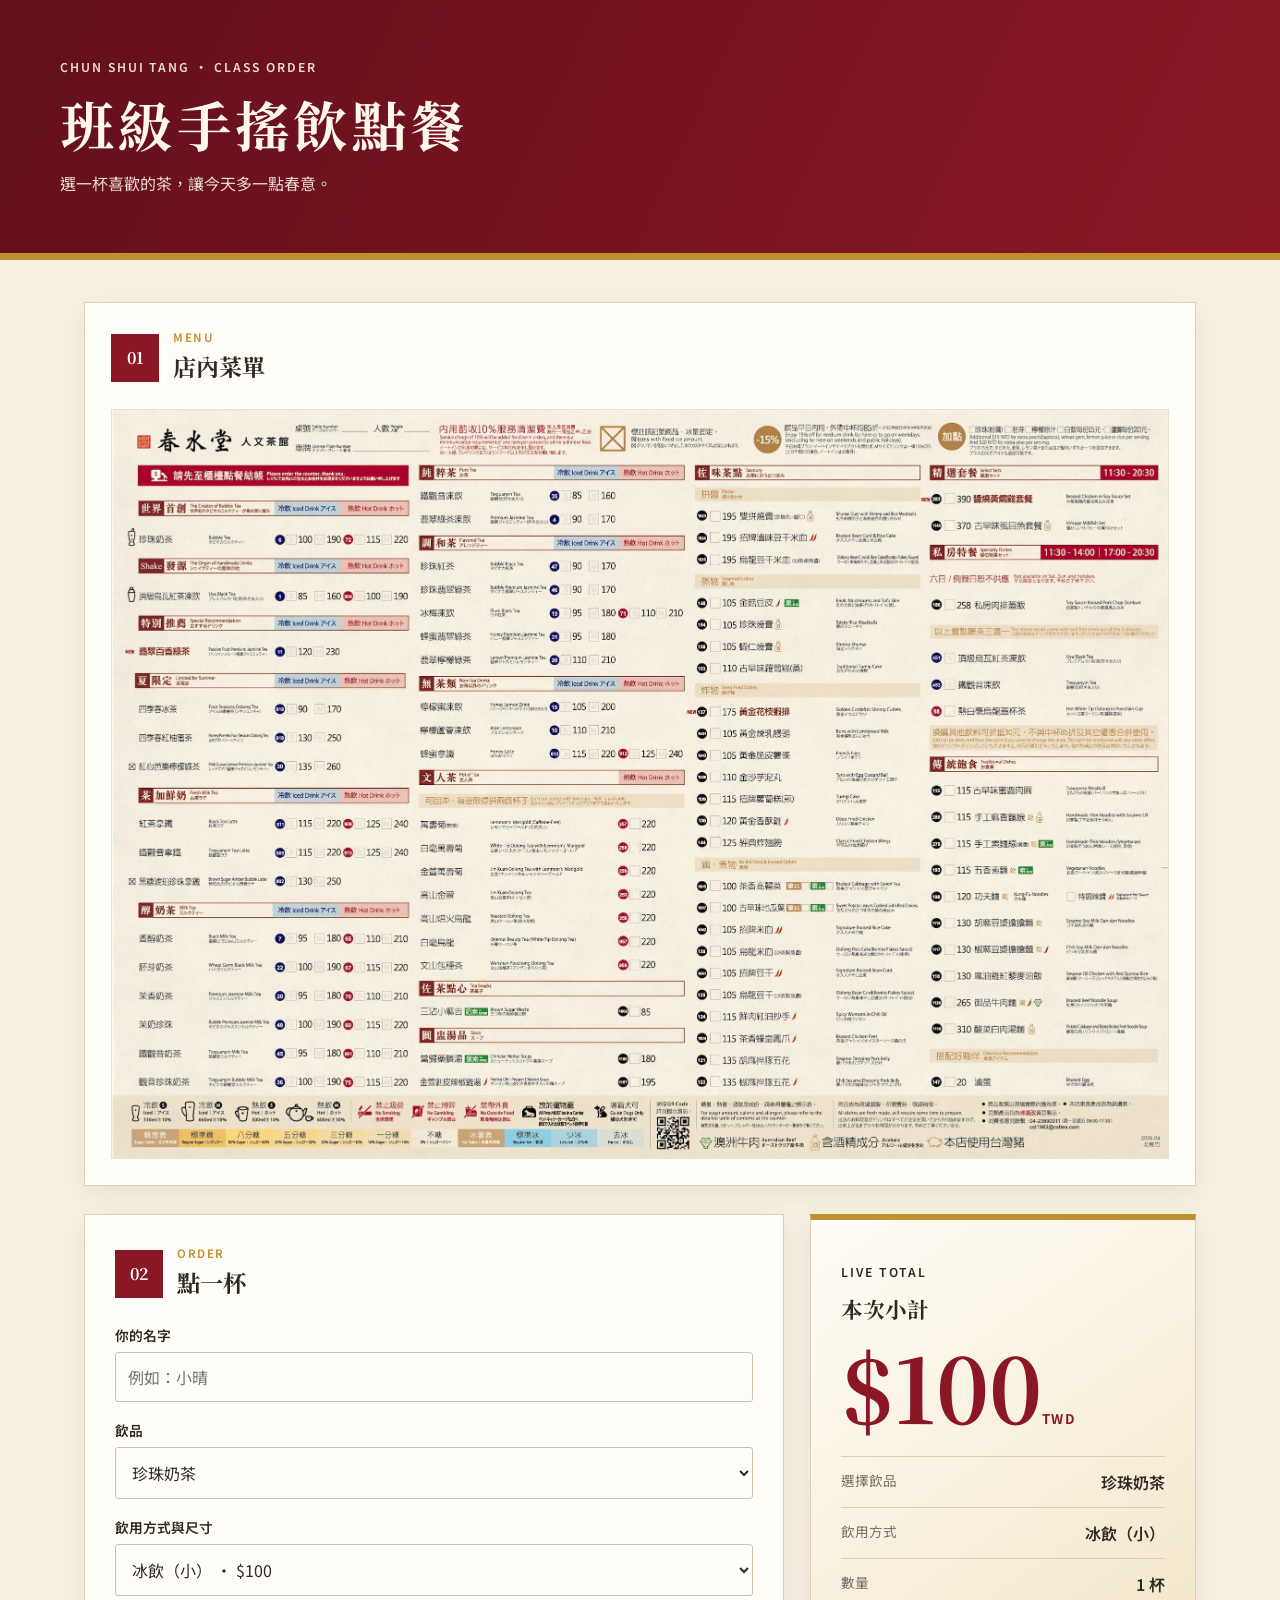
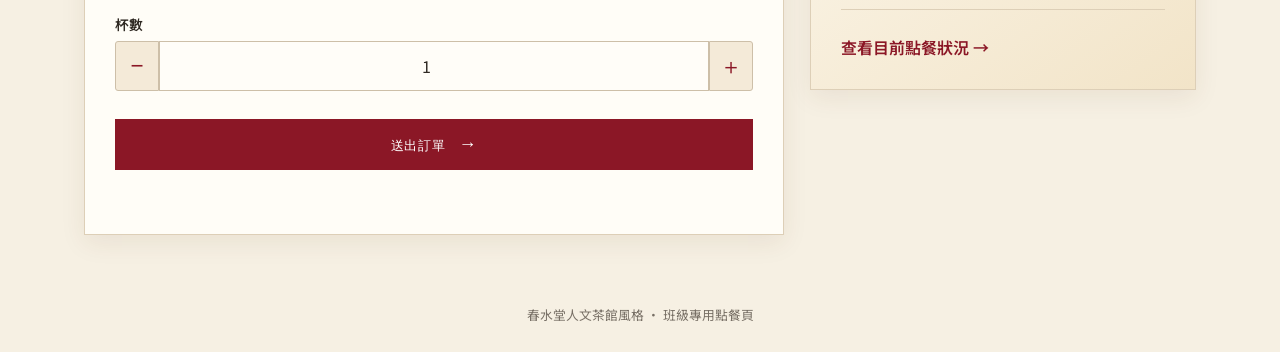
<file: index.html>
<!doctype html>
<html lang="zh-Hant">
<head>
  <meta charset="utf-8"><meta name="viewport" content="width=device-width, initial-scale=1">
  <title>春水堂｜班級點飲料</title><link rel="stylesheet" href="styles.css">
</head>
<body>
  <header><p class="eyebrow">CHUN SHUI TANG · CLASS ORDER</p><h1>班級手搖飲點餐</h1><p>選一杯喜歡的茶，讓今天多一點春意。</p></header>
  <main>
    <section class="menu-panel" aria-labelledby="menu-title"><div class="section-heading"><span>01</span><div><p>MENU</p><h2 id="menu-title">店內菜單</h2></div></div><img src="menu.jpg" alt="春水堂飲品菜單" class="menu-image"></section>
    <section class="order-grid">
      <form id="order-form" class="card" novalidate><div class="section-heading"><span>02</span><div><p>ORDER</p><h2>點一杯</h2></div></div>
        <label for="name">你的名字</label><input id="name" name="name" autocomplete="name" placeholder="例如：小晴" required>
        <label for="drink">飲品</label><select id="drink" name="drink" required></select>
        <label for="variant">飲用方式與尺寸</label><select id="variant" name="variant" required></select>
        <label for="quantity">杯數</label><div class="quantity"><button type="button" data-step="-1" aria-label="減少杯數">−</button><input id="quantity" name="quantity" type="number" min="1" max="20" value="1" required><button type="button" data-step="1" aria-label="增加杯數">＋</button></div>
        <button class="submit" type="submit">送出訂單 <span>→</span></button><p id="notice" role="status" aria-live="polite"></p>
      </form>
      <aside class="price-card"><p class="eyebrow">LIVE TOTAL</p><h2>本次小計</h2><div class="price"><span id="total">$0</span><small>TWD</small></div><dl><div><dt>選擇飲品</dt><dd id="summary-drink">尚未選擇</dd></div><div><dt>飲用方式</dt><dd id="summary-variant">—</dd></div><div><dt>數量</dt><dd id="summary-quantity">1 杯</dd></div></dl><a href="orders.html">查看目前點餐狀況 →</a></aside>
    </section>
  </main><footer>春水堂人文茶館風格 · 班級專用點餐頁</footer><script src="config.js"></script><script src="app.js"></script>
</body></html>
</file>
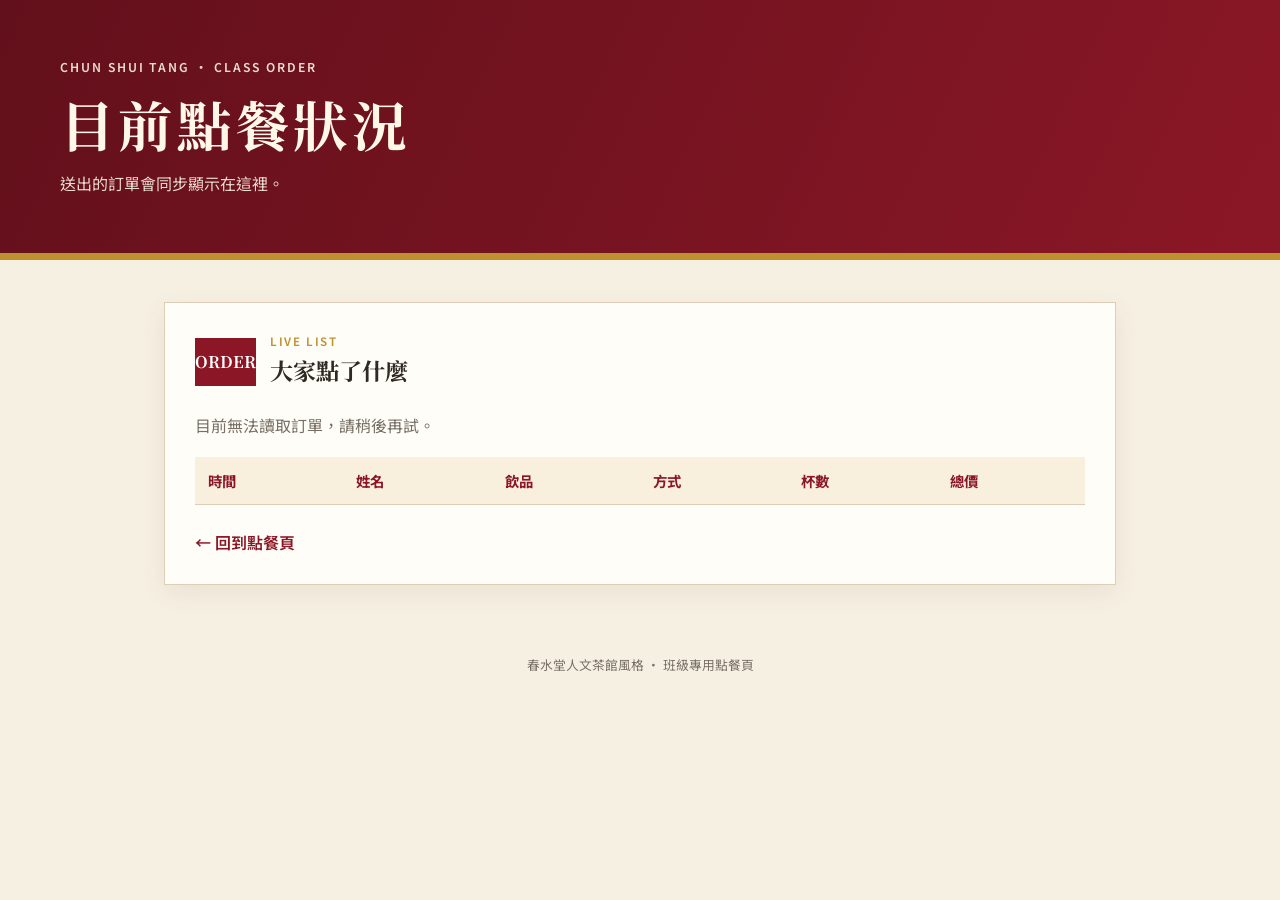
<file: orders.html>
<!doctype html><html lang="zh-Hant"><head><meta charset="utf-8"><meta name="viewport" content="width=device-width, initial-scale=1"><title>目前點餐狀況｜春水堂</title><link rel="stylesheet" href="styles.css"></head><body><header><p class="eyebrow">CHUN SHUI TANG · CLASS ORDER</p><h1>目前點餐狀況</h1><p>送出的訂單會同步顯示在這裡。</p></header><main class="orders-main"><section class="card"><div class="section-heading"><span>ORDER</span><div><p>LIVE LIST</p><h2>大家點了什麼</h2></div></div><div id="orders-message" role="status">載入中…</div><div class="table-wrap"><table><thead><tr><th>時間</th><th>姓名</th><th>飲品</th><th>方式</th><th>杯數</th><th>總價</th></tr></thead><tbody id="orders-body"></tbody></table></div><a class="back-link" href="index.html">← 回到點餐頁</a></section></main><footer>春水堂人文茶館風格 · 班級專用點餐頁</footer><script src="config.js"></script><script src="app.js"></script></body></html>
</file>
<file: styles.css>
@import url('https://fonts.googleapis.com/css2?family=Noto+Serif+TC:wght@500;600;700&family=Noto+Sans+TC:wght@400;500;600&display=swap');
:root{--wine:#8b1726;--wine-dark:#62101b;--cream:#f6f0e3;--paper:#fffdf7;--gold:#bf902e;--ink:#2f2923;--muted:#776f65;--line:#ddcfb7}*{box-sizing:border-box}body{margin:0;background:var(--cream);color:var(--ink);font-family:"Noto Sans TC",sans-serif}header{background:linear-gradient(115deg,var(--wine-dark),var(--wine));color:#fff8e9;padding:58px max(24px,calc((100% - 1160px)/2));border-bottom:7px solid var(--gold)}header h1,h2{font-family:"Noto Serif TC",serif;margin:.15em 0}header h1{font-size:clamp(2rem,5vw,3.4rem);letter-spacing:.08em}header p{margin:0;opacity:.88}.eyebrow{font-size:.76rem;letter-spacing:.16em;font-weight:600}main{max-width:1160px;margin:42px auto;padding:0 24px}.section-heading{display:flex;align-items:center;gap:14px;margin-bottom:23px}.section-heading>span{display:grid;place-items:center;min-width:48px;height:48px;background:var(--wine);color:#fff;font-family:"Noto Serif TC";font-weight:700}.section-heading p{margin:0;color:var(--gold);font-size:.72rem;letter-spacing:.14em;font-weight:600}.section-heading h2{font-size:1.45rem}.menu-panel{background:var(--paper);padding:26px;border:1px solid var(--line);box-shadow:0 8px 24px #5d331414}.menu-image{width:100%;height:auto;display:block;border:1px solid #e9dfcb}.order-grid{display:grid;grid-template-columns:minmax(0,1.45fr) minmax(300px,.8fr);gap:26px;margin-top:28px}.card,.price-card{background:var(--paper);border:1px solid var(--line);padding:30px;box-shadow:0 8px 24px #5d331414}label{display:block;font-size:.86rem;font-weight:600;margin:18px 0 7px}input,select{width:100%;border:1px solid #cdbfa8;border-radius:3px;background:#fffdf8;color:var(--ink);padding:12px;font:inherit}input:focus,select:focus{outline:2px solid #d6aa57;outline-offset:1px}.quantity{display:grid;grid-template-columns:44px 1fr 44px}.quantity input{text-align:center;border-radius:0}.quantity button{border:1px solid #cdbfa8;background:#f4ead8;color:var(--wine);font-size:1.4rem;cursor:pointer}.quantity button:first-child{border-radius:3px 0 0 3px}.quantity button:last-child{border-radius:0 3px 3px 0}.submit{margin-top:28px;width:100%;padding:15px;border:0;background:var(--wine);color:white;font:600 1rem inherit;letter-spacing:.06em;cursor:pointer}.submit:hover{background:var(--wine-dark)}.submit span{font-size:1.35em;margin-left:8px}.price-card{background:linear-gradient(145deg,#fffdf7,#f2e4c8);border-top:6px solid var(--gold);align-self:start}.price-card h2{font-size:1.35rem}.price{margin:22px 0 27px;color:var(--wine)}.price span{font:700 clamp(3rem,8vw,5.6rem)/.9 "Noto Serif TC"}.price small{font-weight:700;letter-spacing:.1em}.price-card dl{border-top:1px solid var(--line);margin:0}.price-card dl div{display:flex;justify-content:space-between;gap:15px;padding:13px 0;border-bottom:1px solid var(--line)}dt{color:var(--muted);font-size:.85rem}dd{margin:0;text-align:right;font-weight:600}.price-card a,.back-link{display:inline-block;margin-top:25px;color:var(--wine);font-weight:600;text-decoration:none}#notice{min-height:1.5em;margin:12px 0 0;font-size:.88rem;color:var(--wine)}.orders-main{max-width:1000px}.table-wrap{overflow:auto;margin-top:20px}table{width:100%;border-collapse:collapse;min-width:650px}th,td{text-align:left;padding:13px;border-bottom:1px solid var(--line);font-size:.9rem}th{color:var(--wine);background:#f8efdc}#orders-message{color:var(--muted)}footer{text-align:center;padding:28px;color:var(--muted);font-size:.8rem}@media(max-width:720px){header{padding:38px 24px}.order-grid{grid-template-columns:1fr}.menu-panel,.card,.price-card{padding:20px}main{margin:26px auto}.price span{font-size:4rem}}
</file>
